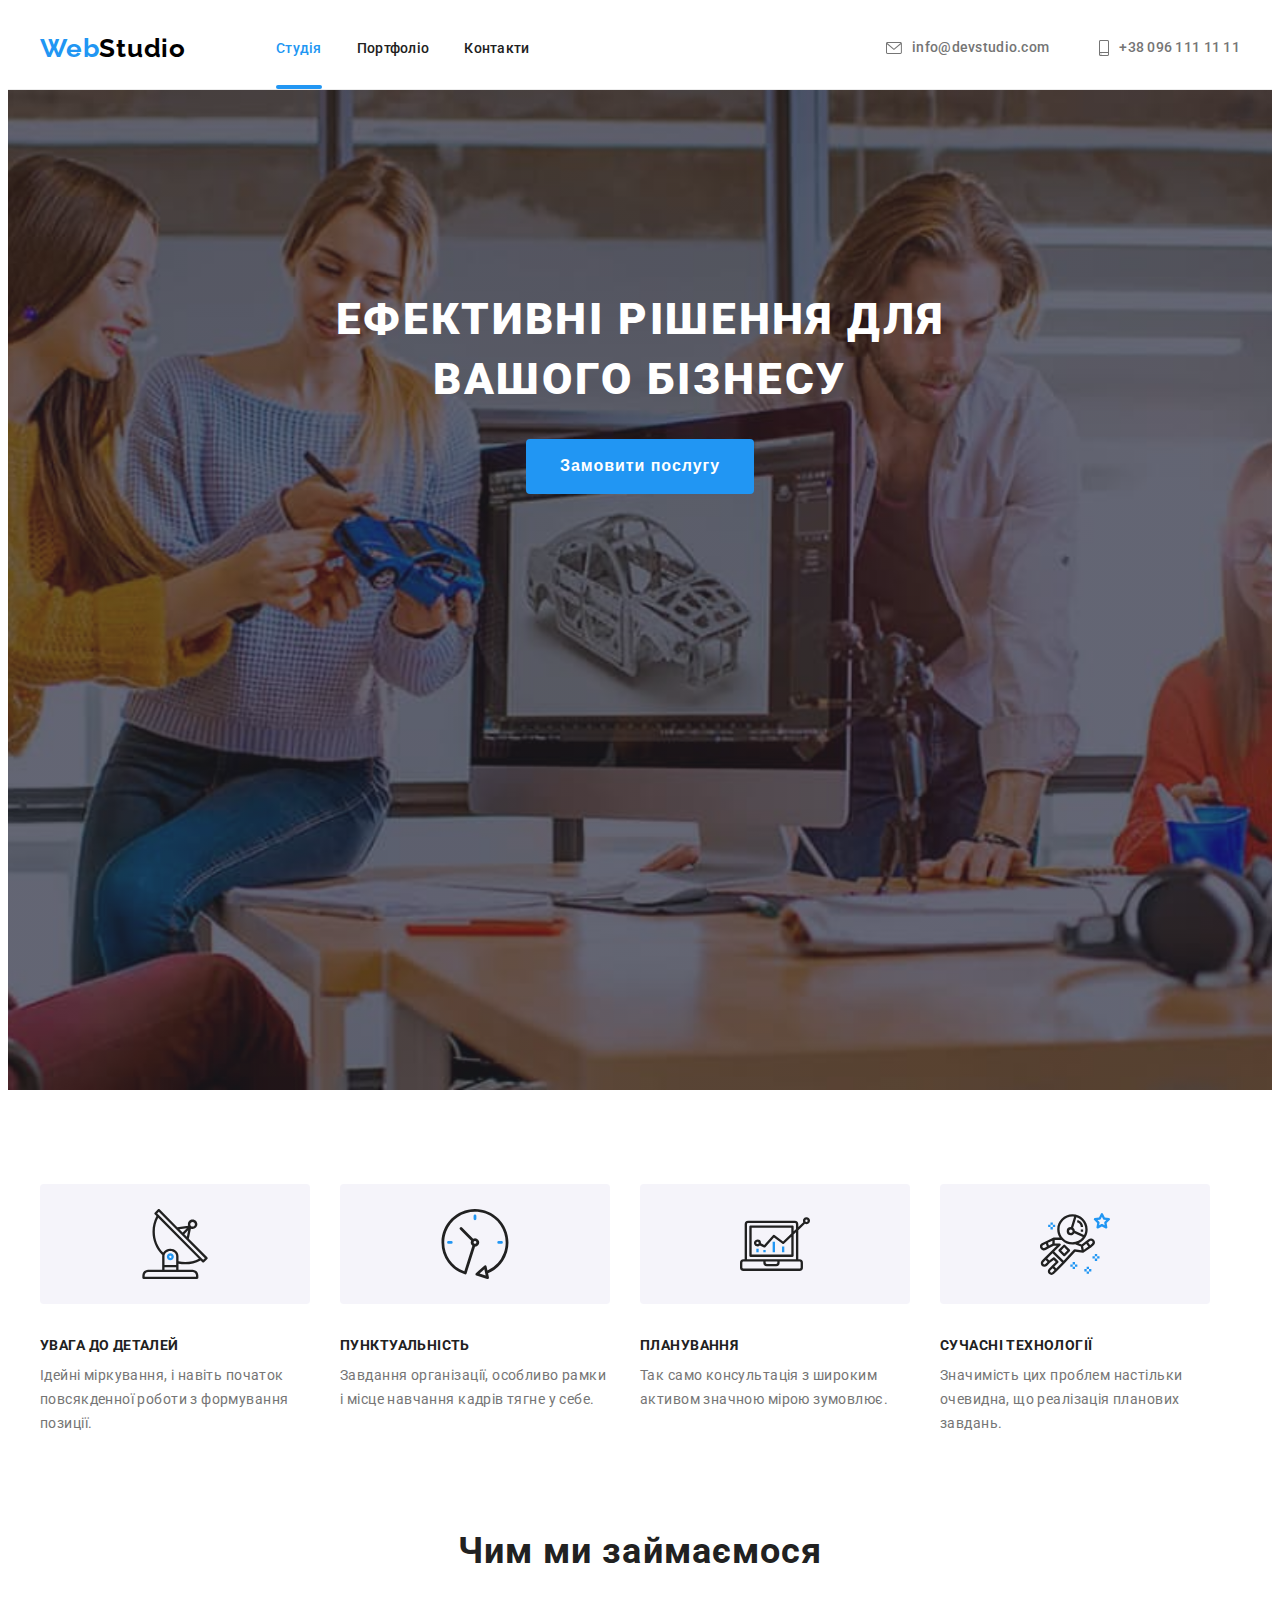
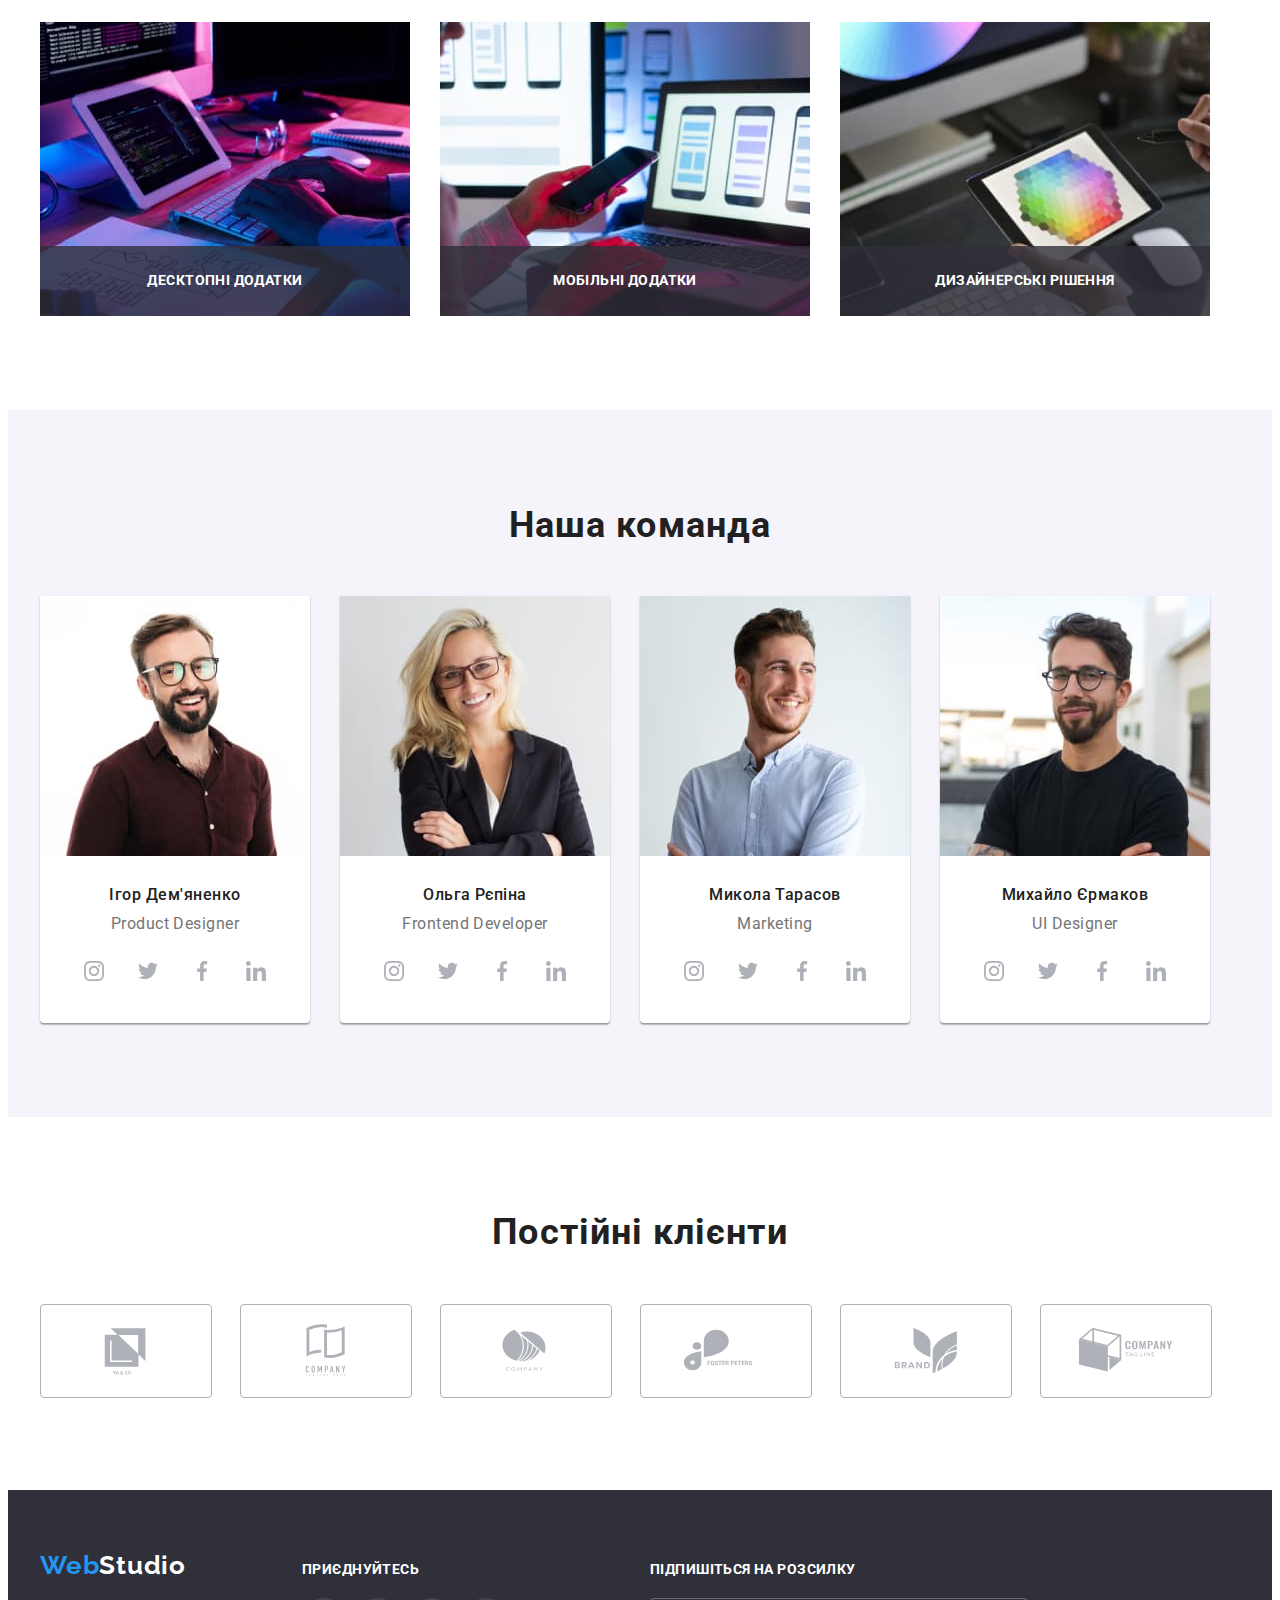
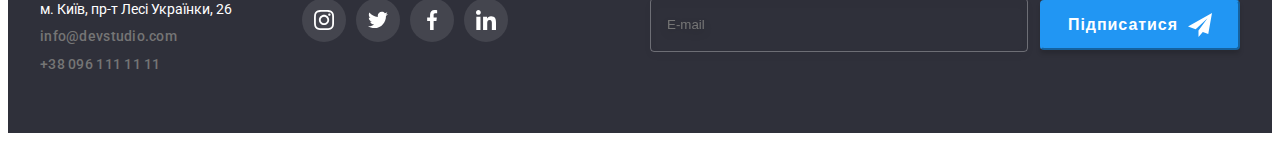
<file: index.html>
<!DOCTYPE html>
<html lang="uk">
  <head>
    <meta charset="UTF-8" />
    <meta http-equiv="X-UA-Compatible" content="IE=edge" />
    <meta name="viewport" content="width=device-width, initial-scale=1.0" />
    <title>WebStudio</title>
    <link rel="preconnect" href="https://fonts.googleapis.com" />
    <link rel="preconnect" href="https://fonts.gstatic.com" crossorigin />
    <link
      href="https://fonts.googleapis.com/css2?family=Raleway:wght@700&family=Roboto:wght@400;500;700;900&display=swap"
      rel="stylesheet"
    />
    <!-- нормалізатор -->
    <link
      rel="stylesheet"
      href="https://cdnjs.cloudflare.com/ajax/libs/modern-normalize/1.1.0/modern-normalize.min.css"
      integrity="sha512-wpPYUAdjBVSE4KJnH1VR1HeZfpl1ub8YT/NKx4PuQ5NmX2tKuGu6U/JRp5y+Y8XG2tV+wKQpNHVUX03MfMFn9Q=="
      crossorigin="anonymous"
      referrerpolicy="no-referrer"
    />
    <link rel="stylesheet" href="./css/styles.css" />
  </head>
  <body>
    <!--Шапка-->
    <header class="pagе-header">
      <div class="contanier header-div">
        <nav class="header-nav">
          <!--Logo-->
          <a href="./" class="logo-link">
            <span class="logo-first">Web</span>Studio
          </a>
          <!--меню навігації-->
          <ul class="nav-list">
            <li class="nav_item">
              <a href="./" class="nav_link primary">Студія </a>
            </li>
            <li class="nav_item">
              <a href="./portfolio.html" class="nav_link">Портфоліо </a>
            </li>
            <li class="nav_item">
              <a href="#" class="nav_link">Контакти</a>
            </li>
          </ul>
        </nav>
        <!--Контакти-->
        <ul class="address-list address-header">
          <li class="address-item">
            <a
              href="mailto:info@devstudio.com "
              class="address-link header-mail header"
            >
              <svg class="icon" width="16" height="12">
                <use href="./images/icons.svg#icon-envelope"></use>
              </svg>
              info@devstudio.com
            </a>
          </li>
          <li class="address-item">
            <a href="tel:+380961111111" class="address-link header-tel header">
              <svg class="icon" width="10" height="16">
                <use href="./images/icons.svg#icon-smartphone"></use>
              </svg>
              +38 096 111 11 11
            </a>
          </li>
        </ul>
      </div>
    </header>
    <!-- унікальний контент сторінки main-->
    <main>
      <section class="service-hero">
        <div class="contanier contanier-servis">
          <h1 class="hero-title">Ефективні рішення для вашого бізнесу</h1>
          <button data-modal-open class="btn-service" type="button">
            Замовити послугу
          </button>
          <div data-modal class="backdrop is-hidden">
            <div class="modal">
              <button data-modal-close class="btn-modal" type="button">
                <svg class="icon-close" width="18" height="18">
                  <use href="./images/icons.svg#icon-close-black"></use>
                </svg>
              </button>
              <p class="modal-title">Залиште свої дані, ми вам передзвонимо</p>
              <form class="modal-form">
                <label for="user-name" class="modal-label">Ім'я</label>
                <div class="input-wrapper">
                  <input
                    type="text"
                    class="modal-input"
                    name="user-name"
                    id="user-name"
                    required
                  />
                  <svg class="modal-icon" width="18" height="18">
                    <use href="./images/icons.svg#icon-person-black"></use>
                  </svg>
                </div>
                <label for="user-tel" class="modal-label">Телефон</label>
                <div class="input-wrapper">
                  <input
                    type="tel"
                    class="modal-input"
                    name="user-tel"
                    id="user-tel"
                    required
                    title="+380 (96) 111-11-11"
                  />
                  <svg class="modal-icon" width="18" height="18">
                    <use href="./images/icons.svg#icon-phone-black"></use>
                  </svg>
                </div>
                <label for="user-email" class="modal-label">Пошта</label>
                <div class="input-wrapper">
                  <input
                    type="email"
                    class="modal-input"
                    name="user-email"
                    placeholder=""
                    id="user-email"
                    required
                  />
                  <svg class="modal-icon" width="18" height="18">
                    <use href="./images/icons.svg#icon-email-black"></use>
                  </svg>
                </div>
                <label for="user-text" class="modal-label">Коментар</label>
                <textarea
                  name="user-text"
                  id="user-text"
                  class="modal-comment"
                  placeholder="Введіть текст"
                ></textarea>
                <label class="checkbox-label">
                  <input type="checkbox" name="topic" class="checkbox" />
                  <span class="checkbox-icon"></span>
                  <span class="checkbox-text"
                    >Погоджуюся з розсилкою та приймаю</span
                  >
                  <a class="modal-option-doc" href="./">
                    <span class="document"> Умови договору</span>
                  </a>
                </label>
                <button type="submit" class="btn-submit">Відправити</button>
              </form>
            </div>
          </div>
        </div>
      </section>
      <!--секція переліку особливостей-->
      <section class="section box-detail">
        <div class="contanier">
          <h2 class="title visually-hidden">Особливості роботи веб студії</h2>
          <ul class="box-detail-list">
            <li class="item">
              <h3 class="subtitle subtitle-detail detail1">УВАГА ДО ДЕТАЛЕЙ</h3>
              <p class="text">
                Ідейні міркування, і навіть початок повсякденної роботи з
                формування позиції.
              </p>
            </li>
            <li class="item">
              <h3 class="subtitle subtitle-detail detail2">ПУНКТУАЛЬНІСТЬ</h3>
              <p class="text">
                Завдання організації, особливо рамки і місце навчання кадрів
                тягне у себе.
              </p>
            </li>
            <li class="item">
              <h3 class="subtitle subtitle-detail detail3">ПЛАНУВАННЯ</h3>
              <p class="text">
                Так само консультація з широким активом значною мірою зумовлює.
              </p>
            </li>
            <li class="item">
              <h3 class="subtitle subtitle-detail detail4">
                СУЧАСНІ ТЕХНОЛОГІЇ
              </h3>
              <p class="text">
                Значимість цих проблем настільки очевидна, що реалізація
                планових завдань.
              </p>
            </li>
          </ul>
        </div>
      </section>
      <!--секція галерея робіт-->
      <section class="section box-list-work">
        <div class="contanier">
          <h2 class="title">Чим ми займаємося</h2>
          <ul class="list-work">
            <li class="item item-gallery">
              <img
                class="img"
                src="./images/box1.jpg"
                alt="фото роботи"
                width="370"
              />
              <p class="lable">Десктопні додатки</p>
            </li>
            <li class="item item-gallery">
              <img
                class="img"
                src="./images/box2.jpg"
                alt="фото роботи"
                width="370"
              />
              <p class="lable">Мобільні додатки</p>
            </li>
            <li class="item item-gallery">
              <img
                class="img"
                src="./images/box3.jpg"
                alt="фото роботи"
                width="370"
              />
              <p class="lable">Дизайнерські рішення</p>
            </li>
          </ul>
        </div>
      </section>
      <!--секція команда студії-->
      <section class="section box-teams">
        <div class="contanier">
          <h2 class="title">Наша команда</h2>
          <ul class="teams-work">
            <li class="item">
              <img
                class="team-foto img"
                src="./images/img1.jpg"
                alt="фото Product Designer"
                width="270"
              />
              <div class="box-subtitle">
                <h3 class="subtitle subtitle-foto">Ігор Дем'яненко</h3>
                <p class="text">Product Designer</p>
                <ul class="actions-list">
                  <li class="actions-item">
                    <a class="actions-item-link" href="#">
                      <svg class="actions-item-icon" width="20" height="20">
                        <use href="./images/icons.svg#icon-instagram"></use>
                      </svg>
                    </a>
                  </li>
                  <li class="actions-item">
                    <a class="actions-item-link" href="#">
                      <svg class="actions-item-icon" width="20" height="20">
                        <use href="./images/icons.svg#icon-twitter"></use>
                      </svg>
                    </a>
                  </li>
                  <li class="actions-item">
                    <a class="actions-item-link" href="#">
                      <svg class="actions-item-icon" width="20" height="20">
                        <use href="./images/icons.svg#icon-facebook"></use>
                      </svg>
                    </a>
                  </li>
                  <li class="actions-item">
                    <a class="actions-item-link" href="#">
                      <svg class="actions-item-icon" width="20" height="20">
                        <use href="./images/icons.svg#icon-linkedin"></use>
                      </svg>
                    </a>
                  </li>
                </ul>
              </div>
            </li>
            <li class="item">
              <img
                class="team-foto img"
                src="./images/img2.jpg"
                alt="фото Frontend Developer"
                width="270"
              />
              <div class="box-subtitle">
                <h3 class="subtitle subtitle-foto">Ольга Рєпіна</h3>
                <p class="text">Frontend Developer</p>
                <ul class="actions-list">
                  <li class="actions-item">
                    <a class="actions-item-link" href="#">
                      <svg class="actions-item-icon" width="20" height="20">
                        <use href="./images/icons.svg#icon-instagram"></use>
                      </svg>
                    </a>
                  </li>
                  <li class="actions-item">
                    <a class="actions-item-link" href="#">
                      <svg class="actions-item-icon" width="20" height="20">
                        <use href="./images/icons.svg#icon-twitter"></use>
                      </svg>
                    </a>
                  </li>
                  <li class="actions-item">
                    <a class="actions-item-link" href="#">
                      <svg class="actions-item-icon" width="20" height="20">
                        <use href="./images/icons.svg#icon-facebook"></use>
                      </svg>
                    </a>
                  </li>
                  <li class="actions-item">
                    <a class="actions-item-link" href="#">
                      <svg class="actions-item-icon" width="20" height="20">
                        <use href="./images/icons.svg#icon-linkedin"></use>
                      </svg>
                    </a>
                  </li>
                </ul>
              </div>
            </li>
            <li class="item">
              <img
                class="team-foto img"
                src="./images/img3.jpg"
                alt="фото Marketing"
                width="270"
              />
              <div class="box-subtitle">
                <h3 class="subtitle subtitle-foto">Микола Тарасов</h3>
                <p class="text">Marketing</p>
                <ul class="actions-list">
                  <li class="actions-item">
                    <a class="actions-item-link" href="#">
                      <svg class="actions-item-icon" width="20" height="20">
                        <use href="./images/icons.svg#icon-instagram"></use>
                      </svg>
                    </a>
                  </li>
                  <li class="actions-item">
                    <a class="actions-item-link" href="#">
                      <svg class="actions-item-icon" width="20" height="20">
                        <use href="./images/icons.svg#icon-twitter"></use>
                      </svg>
                    </a>
                  </li>
                  <li class="actions-item">
                    <a class="actions-item-link" href="#">
                      <svg class="actions-item-icon" width="20" height="20">
                        <use href="./images/icons.svg#icon-facebook"></use>
                      </svg>
                    </a>
                  </li>
                  <li class="actions-item">
                    <a class="actions-item-link" href="#">
                      <svg class="actions-item-icon" width="20" height="20">
                        <use href="./images/icons.svg#icon-linkedin"></use>
                      </svg>
                    </a>
                  </li>
                </ul>
              </div>
            </li>
            <li class="item">
              <img
                class="team-foto img"
                src="./images/img4.jpg"
                alt="фото UI Designer"
                width="270"
              />
              <div class="box-subtitle">
                <h3 class="subtitle subtitle-foto">Михайло Єрмаков</h3>
                <p class="text">UI Designer</p>
                <ul class="actions-list">
                  <li class="actions-item">
                    <a class="actions-item-link" href="#">
                      <svg class="actions-item-icon" width="20" height="20">
                        <use href="./images/icons.svg#icon-instagram"></use>
                      </svg>
                    </a>
                  </li>
                  <li class="actions-item">
                    <a class="actions-item-link" href="#">
                      <svg class="actions-item-icon" width="20" height="20">
                        <use href="./images/icons.svg#icon-twitter"></use>
                      </svg>
                    </a>
                  </li>
                  <li class="actions-item">
                    <a class="actions-item-link" href="#">
                      <svg class="actions-item-icon" width="20" height="20">
                        <use href="./images/icons.svg#icon-facebook"></use>
                      </svg>
                    </a>
                  </li>
                  <li class="actions-item">
                    <a class="actions-item-link" href="#">
                      <svg class="actions-item-icon" width="20" height="20">
                        <use href="./images/icons.svg#icon-linkedin"></use>
                      </svg>
                    </a>
                  </li>
                </ul>
              </div>
            </li>
          </ul>
        </div>
      </section>
      <section class="section">
        <div class="contanier">
          <h2 class="title title-company">Постійні клієнти</h2>
          <ul class="company-list">
            <li class="company-item">
              <a class="company-link" href="#">
                <svg class="logo-company" width="106" height="60">
                  <use href="./images/icons.svg#icon-Logo1"></use>
                </svg>
              </a>
            </li>
            <li class="company-item">
              <a class="company-link" href="#">
                <svg class="logo-company" width="106" height="60">
                  <use href="./images/icons.svg#icon-Logo2"></use>
                </svg>
              </a>
            </li>
            <li class="company-item">
              <a class="company-link" href="#">
                <svg class="logo-company" width="106" height="60">
                  <use href="./images/icons.svg#icon-Logo3"></use>
                </svg>
              </a>
            </li>
            <li class="company-item">
              <a class="company-link" href="#">
                <svg class="logo-company" width="106" height="60">
                  <use href="./images/icons.svg#icon-Logo4"></use>
                </svg>
              </a>
            </li>
            <li class="company-item">
              <a class="company-link" href="#">
                <svg class="logo-company" width="106" height="60">
                  <use href="./images/icons.svg#icon-Logo5"></use>
                </svg>
              </a>
            </li>
            <li class="company-item">
              <a class="company-link" href="#">
                <svg class="logo-company" width="106" height="60">
                  <use href="./images/icons.svg#icon-Logo6"></use>
                </svg>
              </a>
            </li>
          </ul>
        </div>
      </section>
    </main>
    <!-- підвал сторінки-->
    <footer class="my-footer section">
      <div class="contanier contanier-footer">
        <div>
          <a href="./" class="logo-link">
            <span class="logo-first logo-footer">Web</span>Studio
          </a>
          <address class="footer-address">
            <p class="address">м. Київ, пр-т Лесі Українки, 26</p>
            <ul class="address-list footer">
              <li class="address-item">
                <a href="mailto:info@devstudio.com" class="address-link"
                  >info@devstudio.com
                </a>
              </li>
              <li class="address-item">
                <a href="tel:+380961111111" class="address-link"
                  >+38 096 111 11 11</a
                >
              </li>
            </ul>
          </address>
        </div>
        <div class="footer-active">
          <p class="footer-active-title">приєднуйтесь</p>
          <ul class="actions-list footer">
            <li class="actions-item">
              <a class="actions-item-link footer" href="#">
                <svg class="actions-item-icon" width="20" height="20">
                  <use href="./images/icons.svg#icon-instagram"></use>
                </svg>
              </a>
            </li>
            <li class="actions-item">
              <a class="actions-item-link footer" href="#">
                <svg class="actions-item-icon" width="20" height="20">
                  <use href="./images/icons.svg#icon-twitter"></use>
                </svg>
              </a>
            </li>
            <li class="actions-item">
              <a class="actions-item-link footer" href="#">
                <svg class="actions-item-icon" width="20" height="20">
                  <use href="./images/icons.svg#icon-facebook"></use>
                </svg>
              </a>
            </li>
            <li class="actions-item">
              <a class="actions-item-link footer" href="#">
                <svg class="actions-item-icon" width="20" height="20">
                  <use href="./images/icons.svg#icon-linkedin"></use>
                </svg>
              </a>
            </li>
          </ul>
        </div>

        <div class="email-input">
          <p class="email-input-title">Підпишіться на розсилку</p>
          <form class="email-input-form">
            <input
              type="email"
              class="email-input-footer"
              name="user-name"
              placeholder="E-mail"
            />
            <button type="submit" class="btn-submit-footer">
              <span>Підписатися</span>
              <svg class="footer-send-icon" width="24" height="24">
                <use href="./images/icons.svg#icon-send"></use>
              </svg>
            </button>
          </form>
        </div>
      </div>
    </footer>
    <script src="./js/modal.js"></script>
  </body>
</html>
</file>
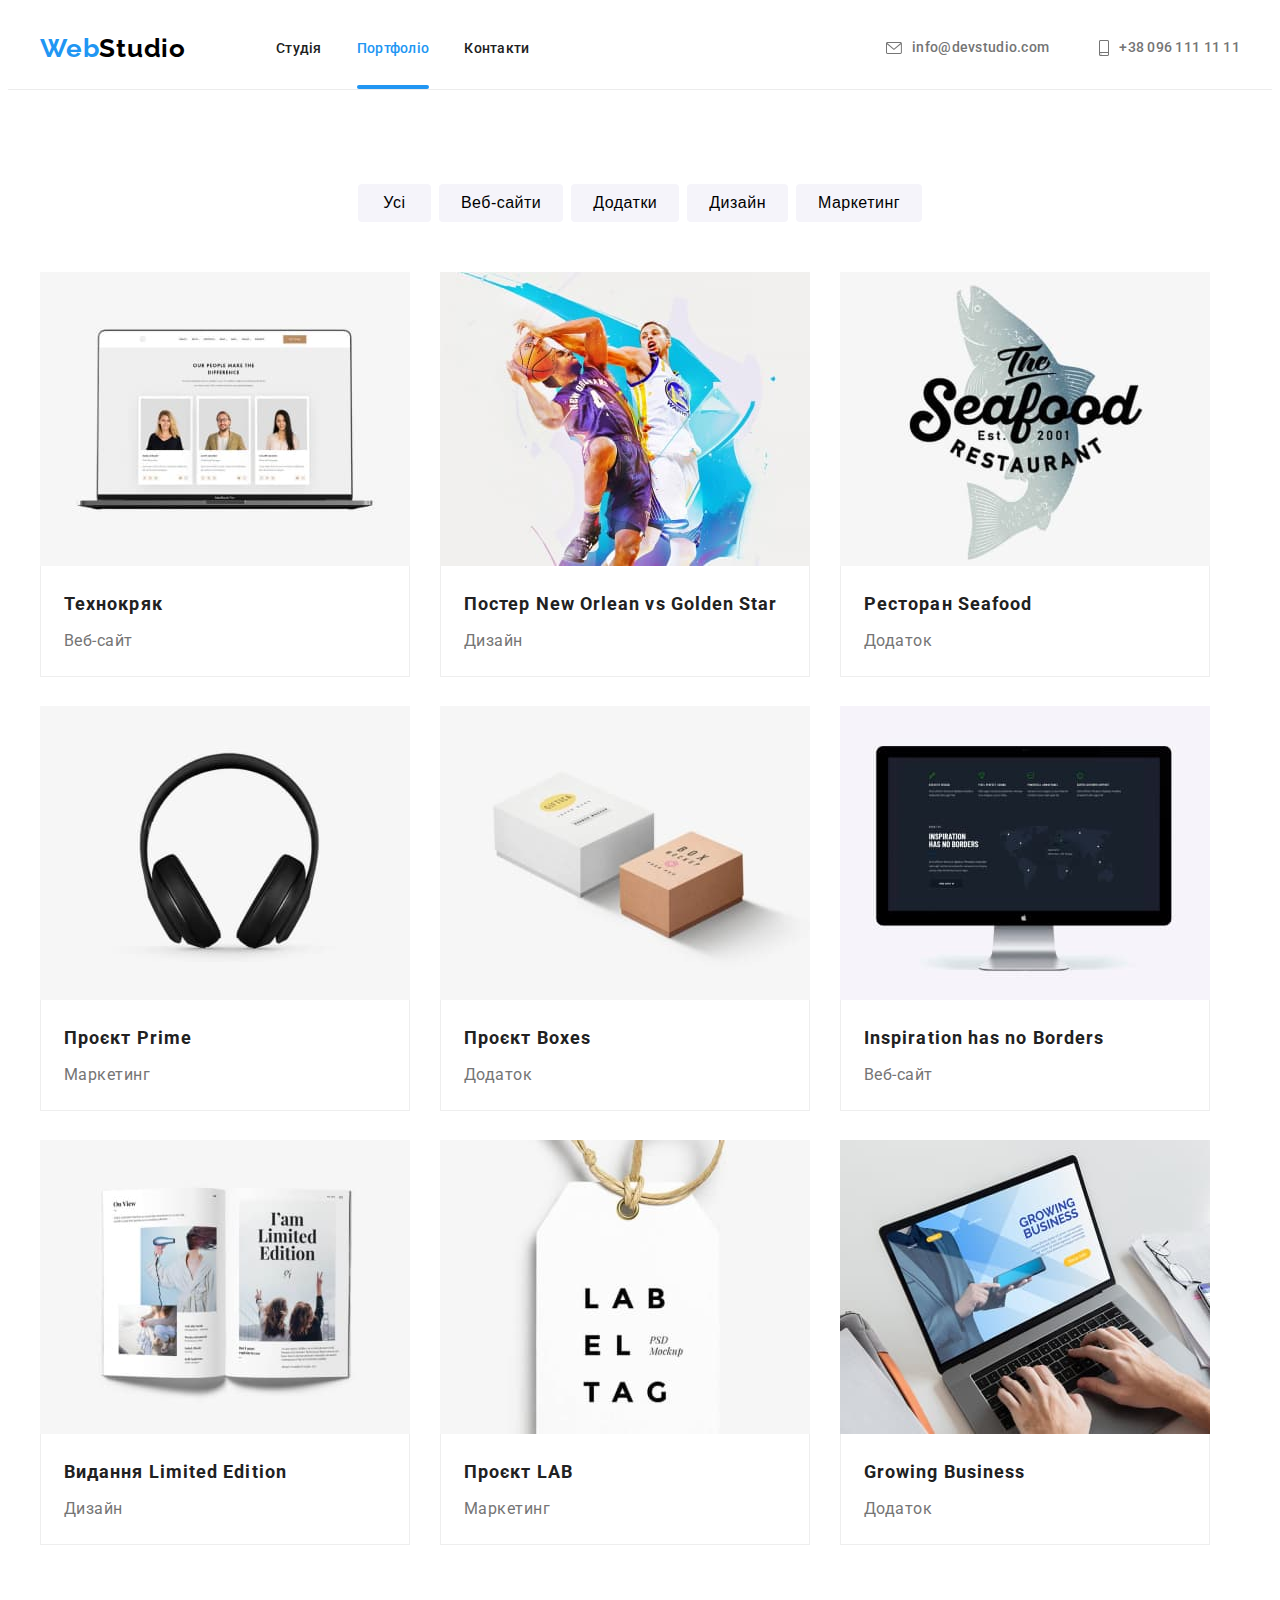
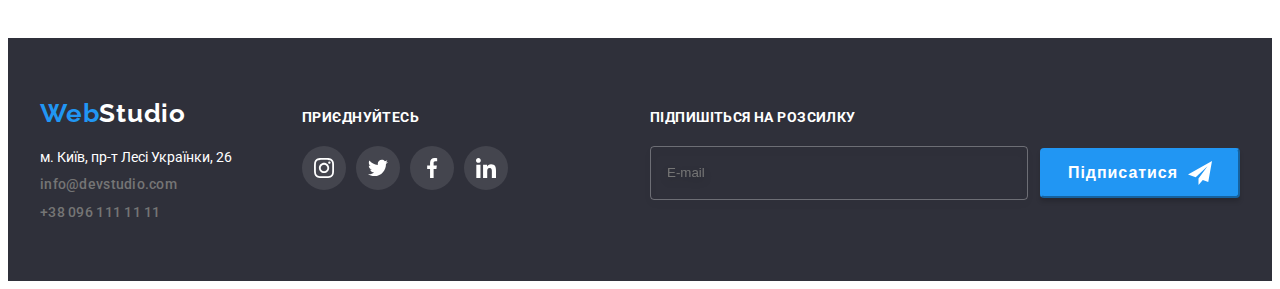
<file: portfolio.html>
<!DOCTYPE html>
<html lang="uk">
  <head>
    <meta charset="UTF-8" />
    <meta http-equiv="X-UA-Compatible" content="IE=edge" />
    <meta name="viewport" content="width=device-width, initial-scale=1.0" />
    <title>Portfolio</title>
    <link rel="preconnect" href="https://fonts.googleapis.com" />
    <link rel="preconnect" href="https://fonts.gstatic.com" crossorigin />
    <link
      href="https://fonts.googleapis.com/css2?family=Raleway:wght@700&family=Roboto:wght@400;500;700;900&display=swap"
      rel="stylesheet"
    />
    <!-- нормалізатор -->
    <link
      rel="stylesheet"
      href="https://cdnjs.cloudflare.com/ajax/libs/modern-normalize/1.1.0/modern-normalize.min.css"
      integrity="sha512-wpPYUAdjBVSE4KJnH1VR1HeZfpl1ub8YT/NKx4PuQ5NmX2tKuGu6U/JRp5y+Y8XG2tV+wKQpNHVUX03MfMFn9Q=="
      crossorigin="anonymous"
      referrerpolicy="no-referrer"
    />
    <link rel="stylesheet" href="./css/styles.css" />
  </head>
  <body>
    <!--Шапка-->
    <header class="pagе-header">
      <div class="contanier header-div">
        <nav class="header-nav">
          <!--Logo-->
          <a href="./" class="logo-link"> <span class="logo-first">Web</span>Studio </a>
          <!--меню навігації-->
          <ul class="nav-list">
            <li class="nav_item">
              <a href="./index.html" class="nav_link">Студія </a>
            </li>
            <li class="nav_item">
              <a href="./" class="nav_link primary">Портфоліо </a>
            </li>
            <li class="nav_item">
              <a href="#" class="nav_link">Контакти</a>
            </li>
          </ul>
        </nav>
        <!--Контакти-->
        <ul class="address-list address-header">
          <li class="address-item">
            <a href="mailto:info@devstudio.com " class="address-link header-mail header">
              <svg class="icon" width="16" height="12">
                <use href="./images/icons.svg#icon-envelope"></use>
              </svg>
              info@devstudio.com
            </a>
          </li>
          <li class="address-item">
            <a href="tel:+380961111111" class="address-link header-tel header">
              <svg class="icon" width="10" height="16">
                <use href="./images/icons.svg#icon-smartphone"></use>
              </svg>
              +38 096 111 11 11
            </a>
          </li>
        </ul>
      </div>
    </header>
    <!-- унікальний контент сторінки portfolio-->
    <main class="portfolio-main">
      <section class="portfolio-work section">
        <div class="contanier">
          <!-- набор фільтрів -->
          <h1 class="visually-hidden">Портфоліо</h1>
          <ul class="list-portfolio">
            <li><button class="portfolio-btn" type="button">Усі</button></li>
            <li><button class="portfolio-btn" type="button">Веб-сайти</button></li>
            <li><button class="portfolio-btn" type="button">Додатки</button></li>
            <li><button class="portfolio-btn" type="button">Дизайн</button></li>
            <li><button class="portfolio-btn" type="button">Маркетинг</button></li>
          </ul>
          <!-- список робіт -->
          <ul class="portfolio">
            <li class="card-work">
              <a class="link-portfolio" href="#">
                <div class="box-card">
                  <img
                    class="img photo-work"
                    src="./images/work1.jpg"
                    alt="Фото веб-сайту"
                    width="370"
                  />
                  <p class="overlay coment-card">
                    Ресурс пропонує комплексні пропозиції з різним рівнем функціоналу та сервісів.
                    Все це дозволить відвідувачу отримати вичерпні відомості про компанію чи
                    приватну особу.
                  </p>
                </div>
                <div class="card-text">
                  <h2 class="portfolio-title">Технокряк</h2>
                  <p class="portfolio-text">Веб-сайт</p>
                </div>
              </a>
            </li>
            <li class="card-work">
              <a class="link-portfolio" href="#">
                <div class="box-card">
                  <img
                    class="img photo-work"
                    src="./images/work2.jpg"
                    alt="баскетболісти в польоті"
                    width="370"
                  />
                  <p class="overlay coment-card">
                    Ресурс пропонує комплексні пропозиції з різним рівнем функціоналу та сервісів.
                    Все це дозволить відвідувачу отримати вичерпні відомості про компанію чи
                    приватну особу.
                  </p>
                </div>

                <div class="card-text">
                  <h2 class="portfolio-title">Постер New Orlean vs Golden Star</h2>
                  <p class="portfolio-text">Дизайн</p>
                </div>
              </a>
            </li>
            <li class="card-work">
              <a class="link-portfolio" href="#">
                <div class="box-card">
                  <img
                    class="img photo-work"
                    src="./images/work3.jpg"
                    alt="фото додатку Ресторан Seafood"
                    width="370"
                  />
                  <p class="overlay coment-card">
                    Ресурс пропонує комплексні пропозиції з різним рівнем функціоналу та сервісів.
                    Все це дозволить відвідувачу отримати вичерпні відомості про компанію чи
                    приватну особу.
                  </p>
                </div>

                <div class="card-text">
                  <h2 class="portfolio-title">Ресторан Seafood</h2>
                  <p class="portfolio-text">Додаток</p>
                </div>
              </a>
            </li>
            <li class="card-work">
              <a class="link-portfolio" href="#">
                <div class="box-card">
                  <img
                    class="img photo-work"
                    src="./images/work4.jpg"
                    alt="фото проєкту Prime"
                    width="370"
                  />
                  <p class="overlay coment-card">
                    Ресурс пропонує комплексні пропозиції з різним рівнем функціоналу та сервісів.
                    Все це дозволить відвідувачу отримати вичерпні відомості про компанію чи
                    приватну особу.
                  </p>
                </div>
                <div class="card-text">
                  <h2 class="portfolio-title">Проєкт Prime</h2>
                  <p class="portfolio-text">Маркетинг</p>
                </div>
              </a>
            </li>
            <li class="card-work">
              <a class="link-portfolio" href="#">
                <div class="box-card">
                  <img
                    class="img photo-work"
                    src="./images/work5.jpg"
                    alt="фото проєкту Boxes"
                    width="370"
                  />
                  <p class="overlay coment-card">
                    Ресурс пропонує комплексні пропозиції з різним рівнем функціоналу та сервісів.
                    Все це дозволить відвідувачу отримати вичерпні відомості про компанію чи
                    приватну особу.
                  </p>
                </div>
                <div class="card-text">
                  <h2 class="portfolio-title">Проєкт Boxes</h2>
                  <p class="portfolio-text">Додаток</p>
                </div>
              </a>
            </li>
            <li class="card-work">
              <a class="link-portfolio" href="#">
                <div class="box-card">
                  <img
                    class="img photo-work"
                    src="./images/work6.jpg"
                    alt="фото сайту Inspiration has no Borders"
                    width="370"
                  />
                  <p class="overlay coment-card">
                    Ресурс пропонує комплексні пропозиції з різним рівнем функціоналу та сервісів.
                    Все це дозволить відвідувачу отримати вичерпні відомості про компанію чи
                    приватну особу.
                  </p>
                </div>
                <div class="card-text">
                  <h2 class="portfolio-title">Inspiration has no Borders</h2>
                  <p class="portfolio-text">Веб-сайт</p>
                </div>
              </a>
            </li>
            <li class="card-work">
              <a class="link-portfolio" href="#">
                <div class="box-card">
                  <img
                    class="img photo-work"
                    src="./images/work7.jpg"
                    alt="зразок дизайну книги"
                    width="370"
                  />
                  <p class="overlay coment-card">
                    Ресурс пропонує комплексні пропозиції з різним рівнем функціоналу та сервісів.
                    Все це дозволить відвідувачу отримати вичерпні відомості про компанію чи
                    приватну особу.
                  </p>
                </div>
                <div class="card-text">
                  <h2 class="portfolio-title">Видання Limited Edition</h2>
                  <p class="portfolio-text">Дизайн</p>
                </div>
              </a>
            </li>
            <li class="card-work">
              <a class="link-portfolio" href="#">
                <div class="box-card">
                  <img
                    class="img photo-work"
                    src="./images/work8.jpg"
                    alt="фото проєкту LAB"
                    width="370"
                  />
                  <p class="overlay coment-card">
                    Ресурс пропонує комплексні пропозиції з різним рівнем функціоналу та сервісів.
                    Все це дозволить відвідувачу отримати вичерпні відомості про компанію чи
                    приватну особу.
                  </p>
                </div>
                <div class="card-text">
                  <h2 class="portfolio-title">Проєкт LAB</h2>
                  <p class="portfolio-text">Маркетинг</p>
                </div>
              </a>
            </li>
            <li class="card-work">
              <a class="link-portfolio" href="#">
                <div class="box-card">
                  <img
                    class="img photo-work"
                    src="./images/work9.jpg"
                    alt="фото додатку Growing Business"
                    width="370"
                  />
                  <p class="overlay coment-card">
                    Ресурс пропонує комплексні пропозиції з різним рівнем функціоналу та сервісів.
                    Все це дозволить відвідувачу отримати вичерпні відомості про компанію чи
                    приватну особу.
                  </p>
                </div>
                <div class="card-text">
                  <h2 class="portfolio-title">Growing Business</h2>
                  <p class="portfolio-text">Додаток</p>
                </div>
              </a>
            </li>
          </ul>
        </div>
      </section>
    </main>
    <!-- підвал сторінки-->
    <footer class="my-footer section">
      <div class="contanier contanier-footer">
        <div>
          <a href="./" class="logo-link"> <span class="logo-first logo-footer">Web</span>Studio </a>
          <address class="footer-address">
            <p class="address">м. Київ, пр-т Лесі Українки, 26</p>
            <ul class="address-list footer">
              <li class="address-item">
                <a href="mailto:info@devstudio.com" class="address-link">info@devstudio.com </a>
              </li>
              <li class="address-item">
                <a href="tel:+380961111111" class="address-link">+38 096 111 11 11</a>
              </li>
            </ul>
          </address>
        </div>
        <div class="footer-active">
          <p class="footer-active-title">приєднуйтесь</p>
          <ul class="actions-list footer">
            <li class="actions-item">
              <a class="actions-item-link footer" href="#">
                <svg class="actions-item-icon" width="20" height="20">
                  <use href="./images/icons.svg#icon-instagram"></use>
                </svg>
              </a>
            </li>
            <li class="actions-item">
              <a class="actions-item-link footer" href="#">
                <svg class="actions-item-icon" width="20" height="20">
                  <use href="./images/icons.svg#icon-twitter"></use>
                </svg>
              </a>
            </li>
            <li class="actions-item">
              <a class="actions-item-link footer" href="#">
                <svg class="actions-item-icon" width="20" height="20">
                  <use href="./images/icons.svg#icon-facebook"></use>
                </svg>
              </a>
            </li>
            <li class="actions-item">
              <a class="actions-item-link footer" href="#">
                <svg class="actions-item-icon" width="20" height="20">
                  <use href="./images/icons.svg#icon-linkedin"></use>
                </svg>
              </a>
            </li>
          </ul>
        </div>
        <div class="email-input">
          <p class="email-input-title">Підпишіться на розсилку</p>
          <form class="email-input-form">
            <input
              type="email"
              class="email-input-footer"
              name="user-name"
              placeholder="E-mail"
            />
            <div class="submit-footer">
              <button type="submit" class="btn-submit-footer">
                <span>Підписатися</span>
                <svg class="footer-send-icon" width="24" height="24">
                  <use href="./images/icons.svg#icon-send"></use>
                </svg>
              </button>
            </div>
          </form>
        </div>
      </div>

    </footer>
  </body>
</html>
</file>
<file: css/styles.css>
:root {
  --primary-text-color: #212121;
  --primary-background-color: #ffffff;
  --additional-text-color: #ffffff;
  --accent-color: #2196f3;
  --additional-color: #757575;
  --timing-function: 250ms cubic-bezier(0.4, 0, 0.2, 1);
}

body {
  font-family: "Roboto", sans-serif, system-ui;
  background-color: var(--primary-background-color);
  color: var(--primary-text-color);
  font-style: normal;
}

ul {
  padding: 0;
  margin: 0;
  list-style-type: none;
}

nav {
  padding: 0;
  margin: 0;
}
a {
  text-decoration: none;
  /* прибираємо підкреслення */
}
h1,
h2,
h3,
p {
  /* скидаємо на заголовках відступи */
  padding: 0;
  margin: 0;
}

.contanier {
  width: 1200px;
  padding-left: 15px;
  padding-right: 15px;
  /* outline: 2px solid blue; */
  margin-left: auto;
  margin-right: auto;
}
.section {
  padding-top: 94px;
  padding-bottom: 94px;
}
/* Симантичне приховування заголовків  */
.visually-hidden {
  position: absolute;
  width: 1px;
  height: 1px;
  margin: -1px;
  border: 0;
  padding: 0;
  white-space: nowrap;
  clip-path: inset(100%);
  clip: rect(0 0 0 0);
  overflow: hidden;
}
/* Шапка head */
.pagе-header {
  border-bottom: 1px solid #ececec;
}
.header-nav {
  display: flex;
}
.header-div {
  display: flex;
  align-items: center;
}
.logo-link {
  font-family: "Raleway", sans-serif;
  font-style: normal;
  font-weight: 700;
  font-size: 26px;
  line-height: 1.19;
  letter-spacing: 0.03em;
  color: #000000;
}
.pagе-header .logo-link {
  margin-right: 90px;
}
.logo-first {
  color: var(--accent-color);
}
.header-nav {
  align-items: center;
}
.nav-list {
  display: flex;
}
.nav-list li + li {
  margin-left: 35px;
}

.nav_link {
  display: block;
  padding-top: 32px;
  padding-bottom: 32px;

  font-weight: 500;
  font-size: 14px;
  line-height: 1.2;
  letter-spacing: 0.02em;
  color: var(--primary-text-color);

  transition: color var(--timing-function);
}

.header-div .address-list {
  display: flex;
  margin-left: auto;
  align-items: center;
}
.address-header .address-item + .address-item {
  margin-left: 50px;
}

.address-link.header {
  display: flex;
  align-items: center;
}
.icon {
  margin-right: 10px;
  fill: currentColor;
}

.address-link {
  color: var(--additional-color);
  font-weight: 500;
  font-size: 14px;
  line-height: 1.14;
  letter-spacing: 0.02em;
  padding-top: 32px;
  padding-bottom: 32px;

  transition: color var(--timing-function);
}

.nav-list a:hover,
.address-item a:hover,
.nav-list a:focus,
.address-item a:focus {
  color: var(--accent-color);
  fill: var(--accent-color);
}

.nav_link.primary {
  position: relative;

  color: var(--accent-color);
}
.nav_link.primary::after {
  position: absolute;
  bottom: 0;
  left: 0;

  content: "";
  width: 100%;
  height: 4px;

  border-radius: 2px;
  background-color: var(--accent-color);
}

/*-----------унікальний контент сторінки main */
.title {
  font-size: 36px;
  line-height: 1.17;
  text-align: center;
  letter-spacing: 0.03em;
}
.subtitle {
  letter-spacing: 0.03em;
}
.text {
  color: var(--additional-color);
  letter-spacing: 0.03em;
}

.img {
  display: block;
  max-width: 100%;
}

/*----------------- секція замовлення послуг */
.service-hero {
  background-color: #2f303a;
  text-align: center;
}
.service-hero {
  padding-top: 200px;
  padding-bottom: 200px;
  height: 600px;
  max-width: 1600px;
  margin-left: auto;
  margin-right: auto;

  background-image: linear-gradient(
      to right,
      rgba(47, 48, 58, 0.4),
      rgba(47, 48, 58, 0.4)
    ),
    url(../images/img_hero.jpg);
  background-size: cover;
  background-repeat: no-repeat;
  background-position: center;
}
.service-hero .hero-title {
  margin-left: auto;
  margin-right: auto;
  margin-bottom: 30px;
  width: 696px;

  color: var(--additional-text-color);
  font-weight: 900;
  font-size: 44px;
  line-height: 1.36;
  letter-spacing: 0.06em;
  text-align: center;
  text-transform: uppercase;
}

.btn-service {
  outline: #2f303a;
  padding-top: 10px;
  padding-bottom: 10px;
  padding-left: 32px;
  padding-right: 32px;
  border-radius: 4px;
  border-color: transparent;
  cursor: pointer;

  background-color: var(--accent-color);
  color: var(--additional-text-color);
  font-weight: 700;
  font-size: 16px;
  line-height: 1.88;
  letter-spacing: 0.06em;

  transition: background var(--timing-function), color var(--timing-function);
}
.btn-service:hover,
.btn-service:focus {
  background-color: var(--primary-background-color);
  color: var(--accent-color);
}
.backdrop {
  position: fixed;
  top: 0;
  left: 0;
  width: 100%;
  height: 100%;
  background: rgba(0, 0, 0, 0.2);
  transition: background var(--timing-function);
  z-index: 1;
}

/*------- модальне вікно ---------- */
.modal {
  position: absolute;
  width: 528px;
  min-height: 581px;
  top: 50%;
  left: 50%;
  padding: 40px;
  transform: translate(-50%, -50%) scaleY(1);
  background: var(--primary-background-color);
  box-shadow: 0px 1px 3px rgba(0, 0, 0, 0.12), 0px 1px 1px rgba(0, 0, 0, 0.14),
    0px 2px 1px rgba(0, 0, 0, 0.2);
  border-radius: 4px;
  transition: transform 500ms linear;
}
.modal-title {
  font-weight: 700;
  font-size: 20px;
  line-height: 1.15;
  text-align: center;
  letter-spacing: 0.03em;
  margin-bottom: 12px;

  color: #212121;
}
.modal-label {
  display: block;
  text-align: left;
  margin-bottom: 4px;
  margin-top: 10px;
  font-weight: 400;
  font-size: 12px;
  line-height: 1.17;
  letter-spacing: 0.01em;
  color: #757575;
}
.modal-label:nth-child(1) {
  margin-top: 12px;
}

.modal-input {
  width: 100%;
  height: 40px;
  border-radius: 4px;
  outline: transparent;
  padding-left: 42px;
  border: 1px solid rgba(33, 33, 33, 0.2);
  border-radius: 4px;

}

.modal-input:hover,
.modal-input:focus {
  background: #ffffff;
  box-shadow: 0px 1px 3px rgba(0, 0, 0, 0.12), 0px 1px 1px rgba(0, 0, 0, 0.14),
    0px 2px 1px rgba(0, 0, 0, 0.2);
  border-radius: 4px;
  border: 1px solid #2196f3;
  border-color: #2196f3;
}
.modal-input:focus + .modal-icon,
.modal-input:hover + .modal-icon {
  fill: var(--accent-color);
}

.btn-modal {
  position: absolute;
  top: 8px;
  right: 8px;
  width: 30px;
  height: 30px;
  display: flex;
  justify-content: center;
  align-items: center;
  cursor: pointer;

  color: #212121;
  border-radius: 50%;
  border: 1px solid rgba(0, 0, 0, 0.1);
  background: var(--primary-background-color);
  transition: background-color var(--timing-function),
    color var(--timing-function), border var(--timing-function);
}
.backdrop.is-hidden .modal {
  transform: translate(-50%, -50%) scale(0.5);
}

.icon-close {
  fill: currentColor;
}

.btn-modal:hover,
.btn-modal:focus {
  color: #2196f3;
 
  transition: color var(--timing-function);
}
.input-wrapper {
  position: relative;
}
.modal-icon {
  position: absolute;
  left: 15px;
  top: 50%;
  transform: translateY(-50%);
}
.modal-comment {
  width: 100%;
  height: 120px;
  margin: 0px;
  padding: 16px 12px;
  border: 1px solid rgba(33, 33, 33, 0.2);
  border-radius: 4px;
  resize: none;
 
}
.modal-comment:hover,
.modal-comment:focus {
  background: #ffffff;
  box-shadow: 0px 1px 3px rgba(0, 0, 0, 0.12), 0px 1px 1px rgba(0, 0, 0, 0.14),
    0px 2px 1px rgba(0, 0, 0, 0.2);
  border-radius: 4px;
  border: 1px solid #2196f3;
  border-color: #2196f3;
  outline: #2196f3;
}
.checkbox-label {
  display: flex;
  margin-top: 20px;
  align-items: center;
  gap: 7px;
}
.checkbox {
  position: absolute;
  width: 1px;
  height: 1px;
  margin: -1px;
  border: 0;
  padding: 0;
  white-space: nowrap;
  clip-path: inset(100%);
  clip: rect(0 0 0 0);
  overflow: hidden;
  
}
.checkbox-label{
  display: flex;
  justify-content: center;
}
.checkbox-icon {
  display: inline-block;
  width: 16px;
  height: 15px;

  border: 1px solid #212121;
}

.checkbox-text {
  font-weight: 400;
  font-size: 14px;
  line-height: 1.71;
  letter-spacing: 0.03em;
  color: #757575;
}
.modal-option-doc {
  position: relative;
}

.document {
  color: var(--accent-color);
  font-size: 14px;
  line-height: 1.71;
  letter-spacing: 0.03em;
}
.document::after {
  position: absolute;
  content: "";
  bottom: 0;
  left: 0;
  width: 100%;
  height: 1px;
  border: 1px solid var(--accent-color);
  background-color: var(--accent-color);
}

.checkbox:checked + .checkbox-icon {
  background-color: var(--accent-color);
  background-image: url(../images/icon-check.svg);
  background-size: contain;
  background-repeat: no-repeat;
  background-origin: border-box;
  border-color: var(--accent-color);
}
.btn-submit {
  width: 200px;
  font-weight: 700;
  font-size: 16px;
  line-height: 1.88;
  text-align: center;
  padding-top: 10px;
  padding-bottom: 10px;
  cursor: pointer;
  margin-top: 30px;

  background: var(--accent-color);
  box-shadow: 0px 4px 4px rgba(0, 0, 0, 0.15);
  border-radius: 4px;
  color: var(--additional-text-color);
  border-color: var(--accent-color);
  transition: background var(--timing-function);
}
.btn-submit:hover,
.btn-submit:focus{
  background: #188CE8;
   
}
/*----- Приховування модального вікна ----- */
.backdrop.is-hidden {
  opacity: 0;
  visibility: hidden;
  pointer-events: none;
  transition: opacity 500ms linear, visibility 500ms linear;
}

/*-----------секція щодо переліку особливостей */

.box-detail-list {
  display: flex;
}
.box-detail-list > .item {
  max-width: 270px;
}
.box-detail-list .item + .item {
  margin-left: 30px;
}
.subtitle-detail::before {
  display: inline-block;
  width: 270px;
  height: 120px;
  content: "";
  background-size: 70px 70px;
  background-position: center;
  background-repeat: no-repeat;
  margin-bottom: 30px;
  background-color: #f5f4fa;
  border-radius: 4px;
}
.detail1::before {
  background-image: url(../images/antenna.svg);
}
.detail2::before {
  background-image: url(../images/clock.svg);
}
.detail3::before {
  background-image: url(../images/diagram.svg);
}
.detail4::before {
  background-image: url(../images/astronaut.svg);
}
.subtitle-detail.subtitle {
  margin-bottom: 10px;
  font-weight: 700;
  font-size: 14px;
  line-height: 1.14;
}

.box-detail-list .text {
  font-size: 14px;
  line-height: 1.71;
}

/*------------------- секція галереї робіт */
.box-list-work {
  padding-top: 0px;
}
.box-list-work .title {
  margin-bottom: 50px;
}
.list-work {
  display: flex;
  flex-wrap: wrap;
}
.list-work .item + .item {
  margin-left: 30px;
}
.item-gallery {
  position: relative;
}
.lable {
  position: absolute;
  bottom: 0;
  left: 0;
  width: 100%;
  display: flex;
  justify-content: center;
  align-items: center;
  width: 100%;
  min-height: 70px;

  font-weight: 700;
  font-size: 14px;
  line-height: 1.14;
  text-align: center;
  letter-spacing: 0.03em;
  text-transform: uppercase;
  background: rgba(47, 48, 58, 0.8);
  color: #ffffff;
}
/*-------------секція щодо команди студії*/
.box-teams {
  background-color: #f5f4fa;
}

.box-teams .title {
  margin-bottom: 50px;
}
.teams-work .item {
  background-color: var(--primary-background-color);
  box-shadow: 0px 1px 3px rgba(0, 0, 0, 0.12), 0px 1px 1px rgba(0, 0, 0, 0.14),
    0px 2px 1px rgba(0, 0, 0, 0.2);
  border-radius: 0px 0px 4px 4px;
}

.teams-work {
  display: flex;
}
.teams-work .item + .item {
  margin-left: 30px;
}
.team-foto {
  margin-bottom: 30px;
}
.teams-work .box-subtitle {
  text-align: center;
}
.subtitle-foto {
  font-weight: 500;
  font-size: 16px;
  line-height: 1.18;
  text-align: center;
  max-width: 270px;
}
.item .subtitle-foto {
  margin-bottom: 10px;
}
.box-subtitle .text {
  margin-bottom: 30px;
  font-size: 16px;
  line-height: 1.18;
  text-align: center;
  max-width: 270px;
  margin-bottom: 16px;
}
.box-subtitle {
  margin-bottom: 30px;
}
.actions-list {
  display: flex;
  justify-content: center;
  gap: 10px;
}
.actions-item {
  width: 44px;
  height: 44px;
}
.actions-item-link {
  width: 100%;
  height: 100%;
  border-radius: 50%;
  display: flex;
  align-items: center;
  justify-content: center;
  color: #afb1b8;

  transition: background-color 250ms var(--timing-function),
    color 250ms var(--timing-function);
}

.actions-item-icon {
  fill: currentColor;
  /* transition: background-color 250ms var(--timing-function) */
}
.actions-item-link:hover,
.actions-item-link:focus {
  background-color: var(--accent-color);
  color: var(--additional-text-color);
}

/* --------Ceкція постійні клієнти------- */
.title-company {
  margin-bottom: 50px;
}
.company-list {
  display: flex;
  gap: 30px;
}
.company-item {
  width: 170px;
  height: 92px;
}
.company-link {
  width: 100%;
  height: 100%;
  display: flex;
  align-items: center;
  justify-content: center;
  border: 1px solid #afb1b8;
  border-radius: 4px;
  color: #afb1b8;
  fill: #afb1b8;
  transition: color 500ms var(--timing-function),
    border 250ms var(--timing-function);
}

.company-link:hover {
  border: 1px solid var(--accent-color);
  color: var(--accent-color);
}
.logo-company {
  fill: currentColor;
}
/*------------ підвал сторінки footer -------*/
.section.my-footer {
  background: #2f303a;
  padding-bottom: 60px;
  padding-top: 60px;
}

.my-footer .logo-link {
  color: var(--additional-text-color);
}
.footer-address {
  font-style: normal;
}
.contanier-footer .logo-link {
  display: inline-block;
  margin-bottom: 20px;
}

.footer-address .address {
  color: var(--additional-text-color);
  font-size: 14px;
  font-weight: 400;
  margin-bottom: 9px;
}
.address-link.footer-link {
  font-weight: 400;
  color: rgba(255, 255, 255, 0.6);
}
.footer .address-item:not(:last-child) {
  margin-bottom: 9px;
}
.contanier-footer {
  display: flex;
  gap: 70px;
  align-items: baseline;
}
.footer-active-title {
  margin-bottom: 20px;
  font-weight: 700;
  font-size: 14px;
  line-height: 1.14;
  letter-spacing: 0.03em;
  text-transform: uppercase;
  color: #ffffff;
}

.actions-item-link.footer {
  border-radius: 50%;
  background: rgba(255, 255, 255, 0.1);
  color: var(--additional-text-color);
  transition: color 500ms var(--timing-function);
}

.actions-item-link.footer:hover,
.actions-item-link.footer:focus {
  background: var(--accent-color);
}
.email-input-title {
  font-weight: 700;
  font-size: 14px;
  line-height: 1.14;
  letter-spacing: 0.03em;
  text-transform: uppercase;
  margin-bottom: 20px;
  color: #ffffff;
}
.email-input-footer {
  min-width: 358px;
  height: 50px;
  background-color: inherit;
  border: 1px solid rgba(255, 255, 255, 0.3);
  filter: drop-shadow(0px 4px 4px rgba(0, 0, 0, 0.15));
  border-radius: 4px;
  padding-left: 16px;
}
.footer-input {
  position: relative;
}
.email-input-form {
  display: flex;
  justify-content: center;
  align-items: center;
  gap: 12px;
}
.btn-submit-footer {
  display: flex;
  justify-content: center;
  align-items: center;
  gap: 10px;
  width: 200px;
  height: 50px;
  font-weight: 700;
  font-size: 16px;
  line-height: 1.88;
  text-align: center;
  padding-top: 10px;
  padding-bottom: 10px;
  background-color: var(--accent-color);
  color: var(--additional-text-color);
  background: #2196f3;
  box-shadow: 0px 4px 4px rgba(0, 0, 0, 0.15);
  border-radius: 4px;
  border-color: var(--accent-color);
  letter-spacing: 0.06em;
  cursor: pointer;
}
.email-input{
  margin-left: auto;
}

/*---------------портфоліо----------- */
.portfolio-work {
  background: var(--primary-background-color);
}

.list-portfolio {
  display: flex;
  justify-content: center;
  margin-bottom: 50px;
}

.list-portfolio li + li {
  margin-left: 8px;
}
.portfolio-btn {
  padding-top: 6px;
  padding-bottom: 6px;
  padding-left: 22px;
  padding-right: 22px;
  min-width: 73px;
  background: #f5f4fa;
  border-radius: 4px;
  border: none;

  font-weight: 500;
  font-size: 16px;
  line-height: 1.63;
  letter-spacing: 0.03em;

  border-radius: 4px;
  cursor: pointer;
  text-align: center;

  transition: color 250ms var(--timing-function),
    background 250ms var(--timing-function);
}
.portfolio-btn:hover,
.portfolio-btn:focus {
  background: var(--accent-color);
  color: var(--primary-background-color);
  box-shadow: 0px 3px 1px rgba(0, 0, 0, 0.1), 0px 1px 2px rgba(0, 0, 0, 0.08),
    0px 2px 2px rgba(0, 0, 0, 0.12);
}
.portfolio {
  display: flex;
  flex-wrap: wrap;
  gap: 30px;
}
.link-portfolio {
  display: block;
  border-bottom: 1px solid #eeeeee;
  border-top-color: transparent;
  background: var(--primary-background-color);

  transition: box-shadow 250ms var(--timing-function);
}
.link-portfolio:hover {
  box-shadow: 0px 1px 1px rgba(0, 0, 0, 0.12), 0px 4px 4px rgba(0, 0, 0, 0.06),
    1px 4px 6px rgba(0, 0, 0, 0.16);
}
.card-work {
  width: 370px;
  height: 404px;
}
.link-portfolio {
  width: 100%;
  height: 100%;
}
.box-card {
  position: relative;
  overflow: hidden;
}
.card-text {
  padding-top: 20px;
  padding-bottom: 20px;
  padding-left: 23px;
  padding-right: 23px;
  border-bottom: 1px solid #eeeeee;
  border-left: 1px solid #eeeeee;
  border-right: 1px solid #eeeeee;
}
.portfolio-title {
  margin-bottom: 4px;
  font-size: 18px;
  line-height: 2;
  letter-spacing: 0.06em;
  color: var(--primary-text-color);
  max-width: 322px;
}
.portfolio-text {
  font-size: 16px;
  line-height: 1.88;
  letter-spacing: 0.03em;
  color: var(--additional-color);
  max-width: 322px;
}
.coment-card {
  position: absolute;
  top: 0;
  left: 0;
  padding: 63px 24px;
  font-size: 18px;
  line-height: 1.56;
  letter-spacing: 0.03em;
  color: var(--additional-text-color);
  background: rgba(33, 150, 243, 0.9);
  opacity: 0;
}
.link-portfolio:hover .coment-card {
  opacity: 1;
  transform: translateY(0);
}
.overlay {
  transform: translateY(100%);
  transition: transform 250ms var(--timing-function);
}
</file>
